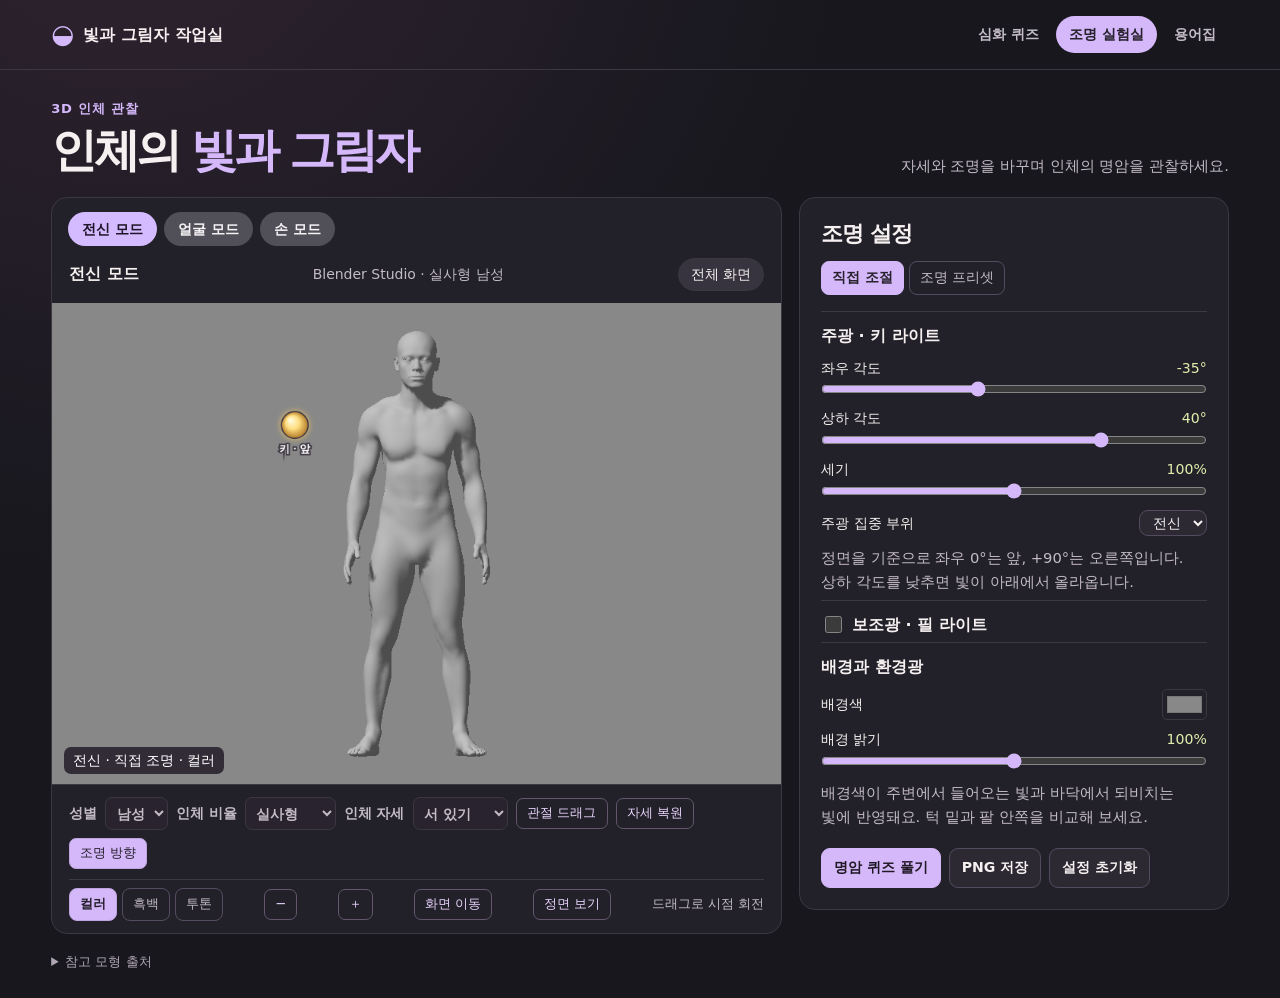
<file: index.html>
<!doctype html>
<html lang="ko"><head><meta charset="utf-8"><meta name="viewport" content="width=device-width,initial-scale=1">
<meta name="theme-color" content="#17171d"><title>빛과 그림자 작업실 · 심화 연습</title>
<link rel="stylesheet" href="./studio.css"><script type="module" src="./studio.js"></script></head>
<body>
<header><div class="top"><a class="brand" href="./"><span class="logo" aria-hidden="true">◒</span>빛과 그림자 작업실</a>
<nav aria-label="작업실 메뉴"><button id="quizTab" aria-pressed="true">심화 퀴즈</button><button id="labTab" aria-pressed="false">조명 실험실</button><button id="termsTab" aria-pressed="false">용어집</button></nav></div></header>
<main><section class="heading"><div><p class="kicker" id="kicker">드로잉 실습 · 심화</p><h1 id="heading">인체의 <em>빛과 그림자</em></h1></div><p id="lead"></p></section>
<div class="workspace"><section class="viewer" aria-label="명암 관찰 장면"><div class="study-tabs" id="sceneModes" aria-label="모델 선택"></div><div class="viewerHead"><strong id="sceneTitle"></strong><span id="sceneMeta"></span><button type="button" id="expandView" aria-pressed="false">전체 화면</button></div>
<div id="renderView"><div class="gallery" id="gallery"></div><button id="closeView" type="button" aria-label="전체 화면 닫기" title="전체 화면 닫기" hidden>×</button></div><div class="stageFoot" id="stageFoot"></div></section>
<section class="panel" id="panel" aria-label="실습 조작"></section></div>
<section id="termsPage" hidden aria-label="명암 용어집"></section><footer><details><summary>참고 모형 출처</summary><p>조명 실험실의 전신·흉상·손·면 분할 두상은 <a href="https://www.blender.org/download/demo-files/#assets">Blender Studio · Human Base Meshes v1.4.1 (CC0)</a>을 사용합니다.</p><p>퀴즈의 전신 인체는 MakeHuman의 성인 남성 메시와 근육 형태 데이터를 사용해 포즈를 잡았습니다. <a href="https://github.com/makehumancommunity/makehuman/blob/master/makehuman/data/3dobjs/base.obj">전신 모형 원본 · CC0</a></p></details></footer>
</main></body></html>
</file>
<file: studio.css>
:root{color-scheme:dark;--bg:#17171d;--card:#222129;--line:#3b3842;--text:#f6f1f0;--muted:#c3bbc5;--lav:#d4b8fa;--lime:#e0eead;--ink:#27212d;font:16px/1.55 "Pretendard","Apple SD Gothic Neo","Malgun Gothic",system-ui,sans-serif}
*{box-sizing:border-box}body{margin:0;background:radial-gradient(ellipse at 10% -15%,#302432,transparent 45%),var(--bg);color:var(--text)}button,input,select{font:inherit}button,a,select,input[type=range]{touch-action:manipulation}button{cursor:pointer;color:inherit}button:disabled{cursor:default}button:focus-visible,a:focus-visible,input:focus-visible,select:focus-visible,summary:focus-visible{outline:3px solid var(--lav);outline-offset:3px}header{border-bottom:1px solid var(--line)}.top,main{max-width:1420px;margin:auto}.top{height:69px;padding:0 4vw;display:flex;gap:14px;justify-content:space-between;align-items:center}.brand{display:flex;align-items:center;gap:9px;font-weight:760;font-size:1.02rem;color:inherit;text-decoration:none;white-space:nowrap}.logo{display:grid;place-items:center;color:var(--lav);font-size:1.65rem;line-height:1}
nav{display:flex;align-items:center;gap:4px}nav button,nav a{border:0;text-decoration:none;color:var(--muted);border-radius:20px;background:transparent;font-size:.9rem;padding:7px 13px;font-weight:700}nav [aria-pressed=true]{background:var(--lav);color:var(--ink)}nav a{border-left:1px solid var(--line);border-radius:0;margin-left:6px}main{padding:29px 4vw 25px}.heading{display:flex;align-items:end;justify-content:space-between;gap:24px;margin:0 0 20px}.kicker,.tiny{color:var(--lav);font-size:.82rem;font-weight:750;letter-spacing:.06em;margin:0 0 5px}h1,h2,h3,p{margin:0}h1{font-size:clamp(2rem,3.6vw,3.5rem);letter-spacing:-.075em;line-height:1.15}h1 em{font-style:normal;color:var(--lav)}#lead{font-size:.92rem;color:var(--muted);max-width:32em;word-break:keep-all}.workspace{display:grid;grid-template-columns:minmax(0,1.7fr) minmax(310px,1fr);gap:17px;align-items:start}.viewer,.panel{background:var(--card);border:1px solid var(--line);border-radius:16px;overflow:hidden}.viewerHead,.stageFoot{display:flex;align-items:center;justify-content:space-between;gap:8px;padding:12px 17px}.viewerHead strong{font-size:1rem}.viewerHead span,.stageFoot{font-size:.875rem;color:var(--muted)}.gallery{display:grid;background:#39333f;grid-template-columns:1fr;min-height:180px}.gallery.pair{grid-template-columns:1fr 1fr;gap:1px}.study{min-width:0;position:relative;display:flex;align-items:center;justify-content:center;background:radial-gradient(ellipse at 45% 39%,#514958,#28242e);height:clamp(310px,36vw,540px)}.study canvas{height:100%;width:100%;display:block;object-fit:contain}.study-tag{position:absolute;left:12px;top:12px;display:flex;gap:7px;align-items:center;font-weight:750;font-size:.85rem;background:#28232eda;border:1px solid #797181;border-radius:7px;padding:3px 9px;color:#f6edf6}.right-tag{position:absolute;right:10px;bottom:10px;font-size:.78rem;color:#e0eead;background:#262626d9;border-radius:5px;padding:3px 8px}.stageFoot{min-height:45px;border-top:1px solid var(--line);flex-wrap:wrap}.stageFoot button{background:none;border:1px solid #61566d;padding:4px 10px;border-radius:7px;color:#e8d3fc;font-size:.83rem}.stageFoot button[aria-pressed=true]{color:var(--ink);background:var(--lav)}.panel{padding:21px}.meta,.control-label,.results-line{display:flex;justify-content:space-between;align-items:center;gap:8px}.meta{font-weight:700;color:var(--lav);font-size:.86rem}.meta span:last-child{color:var(--muted)}.progress{display:flex;gap:3px;margin:8px 0 19px}.progress i{height:4px;flex:1;background:#423a4c;border-radius:3px}.progress .active{background:var(--lav)}.progress .ok{background:var(--lime)}.progress .miss{background:#de99a9}h2{font-size:clamp(1.25rem,1.7vw,1.65rem);line-height:1.37;letter-spacing:-.042em;word-break:keep-all}.sub,.hint,.feedback p,.memo,.lab-note{color:var(--muted);font-size:.92rem;line-height:1.65;word-break:keep-all}.sub{margin-top:8px}.choices,.controls{display:grid;gap:8px;margin:17px 0 0}.choices.two{grid-template-columns:1fr 1fr}.choice,.small,.action,select{border:1px solid #534a5f;border-radius:9px;background:#2c2933;color:var(--text)}
.choice{padding:10px 12px;text-align:left;font-weight:650;display:flex;align-items:center;gap:9px;min-height:44px;font-size:.94rem}.choice b{flex:none;background:#463b51;color:#eee0fa;font-size:.8rem;border-radius:5px;padding:1px 6px}.choice:hover:not(:disabled),.small:hover{background:#3a3244}.choice.correct{border-color:#a0ad7a;background:#373d31}.choice.wrong{border-color:#b47e90;background:#49323c}.small,.action{padding:8px 12px;font-size:.88rem;font-weight:750}.action{background:var(--lav);border-color:var(--lav);color:#201824}.actions{display:flex;flex-wrap:wrap;align-items:center;gap:8px;margin-top:14px}.hint,.lab-note{margin-top:10px}.feedback{background:#302a38;border-radius:10px;padding:13px;margin-top:13px}.feedback strong{color:var(--lime);display:block;margin-bottom:3px}.feedback p+p{margin-top:6px}.memo{border-left:2px solid #78688b;padding-left:10px;margin:10px 0 0}.controls{gap:12px}.control-label{font-size:.9rem;font-weight:700}.control-label output{color:var(--lime);font-variant-numeric:tabular-nums}.slider{display:block;width:100%;margin:6px 0 1px;accent-color:var(--lav);cursor:pointer}.seg{display:flex;gap:5px;flex-wrap:wrap}.seg button{border:1px solid #554b61;border-radius:8px;padding:5px 10px;background:transparent;color:var(--muted);font-size:.87rem}.seg [aria-pressed=true]{background:var(--lav);border-color:var(--lav);color:var(--ink);font-weight:750}.field-name{font-size:.9rem;font-weight:700;margin:0 0 5px}.results-line{border-bottom:1px solid var(--line);padding:6px 0;font-size:.91rem}.grade{font-size:3rem;font-weight:800;color:var(--lime);letter-spacing:-.06em}.review{font-size:.9rem;line-height:1.5}.review li{margin:5px 0}footer{margin-top:18px;font-size:.83rem;color:#afa6b3}footer summary{cursor:pointer;width:fit-content}footer p{margin:5px 0}footer a{color:var(--lav)}[hidden]{display:none!important}.failed{padding:20px}.scope{color:var(--lav);font-weight:700}.controls select{width:100%;padding:7px 9px}.lab-note{border-top:1px solid var(--line);padding-top:9px}.feedback:focus,.panel h2:focus{outline:0}
@media(max-width:880px){.workspace{grid-template-columns:minmax(0,1.3fr) minmax(280px,1fr)}.top,main{padding-left:18px;padding-right:18px}.panel{padding:16px}.study{height:330px}.heading{display:block}#lead{margin-top:8px}}
@media(max-width:700px){.workspace{grid-template-columns:1fr;gap:11px}.study{height:clamp(260px,68vw,395px)}.gallery.pair .study{height:clamp(210px,54vw,340px)}main{padding:21px 12px}.top{height:auto;min-height:55px;flex-wrap:wrap;padding:8px 12px;gap:5px 12px}.brand{font-size:.94rem}nav{gap:1px}nav button,nav a{font-size:.81rem;padding:5px 8px}nav a{margin:0}.heading{margin-bottom:14px}#lead{font-size:.85rem}.viewerHead,.stageFoot{padding:8px 12px}.study-tag{left:7px;top:7px;font-size:.78rem}.panel{padding:16px}.progress{margin-bottom:12px}}
.choice.picked{border-color:var(--lav);background:#44364f}.reason-title{margin-top:14px;font-size:.92rem;font-weight:750}.reason-title+.choices{margin-top:6px}
.art-frame{margin:0;position:relative;background:#28232a;overflow:auto;max-height:min(62vh,650px);scrollbar-color:#74657e #26232c}.art-canvas{width:100%;height:auto;display:block}.art-frame.enlarged .art-canvas{width:160%;max-width:none}.art-frame figcaption{position:sticky;bottom:9px;margin:-34px 0 9px 12px;width:max-content;border-radius:6px;background:#1d1923d9;padding:3px 9px;font-size:.84rem;color:#f2ecf4;pointer-events:none}.stageFoot .seg button{font-size:.84rem}.file,.lesson a{color:var(--lav);text-decoration:none}.lesson{margin-top:8px;font-size:.85rem}.lesson a:hover,.file:hover{text-decoration:underline}footer{display:grid;gap:10px}#glossaryList{display:grid;grid-template-columns:repeat(auto-fit,minmax(240px,1fr));gap:12px;margin:12px 0}#glossaryList div{border-left:2px solid #6c597d;padding-left:10px}#glossaryList dt{font-weight:750;color:var(--text)}#glossaryList dd{margin:4px 0 0}.progress{gap:2px}
.set-frame{position:relative;margin:0;min-width:0}.set-canvas{display:block;width:100%;aspect-ratio:50/33;touch-action:none;cursor:grab}.set-canvas:active{cursor:grabbing}.set-canvas:focus-visible{outline:3px solid var(--lav);outline-offset:-4px}.set-frame figcaption{position:absolute;left:12px;bottom:10px;background:#241d29da;border-radius:7px;padding:3px 9px;font-size:.85rem;color:white;pointer-events:none}.orbit-help{font-size:.82rem}
.rig-mode{margin:12px 0 16px}.rig-group{border-top:1px solid var(--line);padding:12px 0 5px}.rig-group h3,.rig-toggle{font-size:1rem;font-weight:720}.rig-slider{display:grid;grid-template-columns:1fr auto;gap:0 8px;align-items:center;margin:9px 0;font-size:.88rem}.rig-slider output{color:var(--lime);font-variant-numeric:tabular-nums}.rig-slider .slider{grid-column:1/-1;margin:2px 0}.rig-target,.rig-color{display:flex;align-items:center;justify-content:space-between;font-size:.9rem;gap:12px;margin:9px 0}.rig-target select{padding:3px 9px}.rig-toggle{display:flex;align-items:center;gap:7px}.rig-toggle input{accent-color:var(--lav);width:17px;height:17px}#fillFields{padding:0;margin:0;border:0}#fillFields:disabled{display:none}.rig-color input{width:45px;height:31px;border:1px solid var(--line);border-radius:5px;background:transparent;padding:2px;cursor:pointer}@media(min-width:701px){.viewer{position:sticky;top:12px}}
#termsPage{display:grid;grid-template-columns:minmax(185px,235px) minmax(0,1fr);align-items:start;gap:18px}.term-index,.term-article{border:1px solid var(--line);border-radius:14px;background:var(--card);padding:16px}.term-index{display:grid;gap:3px}.term-index button{background:transparent;text-align:left;border:0;padding:6px 10px;border-radius:6px;color:var(--muted)}.term-index button[aria-pressed=true]{background:var(--lav);color:var(--ink);font-weight:700}.term-article{padding:clamp(16px,3vw,32px)}.term-definition{margin:6px 0 18px;color:var(--muted)}.term-article figure{margin:0}.term-image{background:#878787;text-align:center;max-width:460px;position:relative;border-radius:8px;overflow:hidden;margin:auto}.term-image.pair-image{max-width:850px}.term-image img{width:100%;display:block}.term-marker{position:absolute;width:5%;height:6%;transform:translate(-50%,-50%);border:2px solid #ffdf80;box-shadow:0 0 0 1px #282028;border-radius:50%}.term-labels{display:grid;grid-template-columns:1fr 1fr;text-align:center;margin:5px auto 0;max-width:850px;color:var(--muted);font-size:.9rem}.term-article figcaption{margin-top:14px;line-height:1.7;word-break:keep-all}@media(max-width:700px){#termsPage{grid-template-columns:1fr;gap:10px}.term-index{display:flex;flex-wrap:wrap;padding:8px;gap:2px}.term-index button{font-size:.83rem;padding:4px 7px}}
.term-article .term-image{max-width:820px;background:transparent}.term-image img{max-height:460px;object-fit:contain}.diagram-credit{font-size:.83rem;color:var(--muted);margin-top:14px;overflow-wrap:anywhere}.diagram-credit a,.extra-reference a{color:var(--lav)}.extra-reference{margin-top:16px;border-top:1px solid var(--line);padding-top:10px}.extra-reference summary{cursor:pointer}.extra-reference img{width:100%;max-width:680px;margin:12px auto;display:block}
.pose-bar{width:100%;display:flex;align-items:center;flex-wrap:wrap;gap:.5rem;border-bottom:1px solid var(--line);padding-bottom:.65rem}.pose-bar label{font-weight:700;display:flex;align-items:center;gap:.5rem}.pose-bar select{color:inherit;background:#28232e;border:1px solid var(--line);border-radius:.45rem;padding:.4rem;font:inherit}.pose-bar #poseStatus{font-size:.85rem;color:var(--lav)}
.bone-controls{display:grid;grid-template-columns:repeat(auto-fit,minmax(120px,1fr));gap:12px;width:100%;padding:7px 0}.bone-controls label{display:flex;flex-wrap:wrap;font-size:.86rem}.bone-controls input{width:100%;accent-color:var(--lav)}.bone-controls output{color:var(--lav)}

.part-control{display:inline-flex;align-items:center;gap:.45rem;font-size:.88rem}.part-control select{font:inherit;color:inherit;background:#28232e;border:1px solid var(--line);border-radius:.5rem;padding:.38rem .6rem}

.study-tabs{display:flex;flex-wrap:wrap;gap:7px;padding:14px 16px 0}.study-tabs[hidden]{display:none}.study-tabs button{appearance:none;flex:0 0 auto;min-height:34px;padding:6px 14px;border:0;border-radius:999px;background:#514f57;color:#f5f2f5;font-size:.9rem;line-height:1.4;font-weight:600;cursor:pointer}.study-tabs button:focus-visible{outline:2px solid var(--lav);outline-offset:3px}.study-tabs button[aria-pressed=true]{background:#d4baff;color:#201629}.stageFoot button[aria-pressed=true]{border-color:#bda5df}.set-canvas{touch-action:none}

#expandView{flex:none;background:#38343f;color:var(--text);border:1px solid var(--line);border-radius:999px;padding:5px 12px;cursor:pointer;font-size:.85rem}
.viewerHead{flex-wrap:wrap;gap:8px}
.view-expanded{overflow:hidden}

#renderView.expanded{position:fixed;inset:0;z-index:1000;width:100%;height:100%;overflow:hidden;background:var(--bg)}
#renderView.expanded :is(.gallery,.set-frame,.set-canvas){display:block;width:100%;height:100%;max-width:none;max-height:none;aspect-ratio:auto;margin:0;padding:0;border:0;border-radius:0}
#renderView.expanded figcaption{display:none}
#closeView{position:absolute;top:max(10px,env(safe-area-inset-top));right:max(10px,env(safe-area-inset-right));width:40px;height:40px;border:1px solid #ffffff70;border-radius:50%;background:#27252dbd;color:white;font:26px/1 sans-serif;cursor:pointer}
</file>
